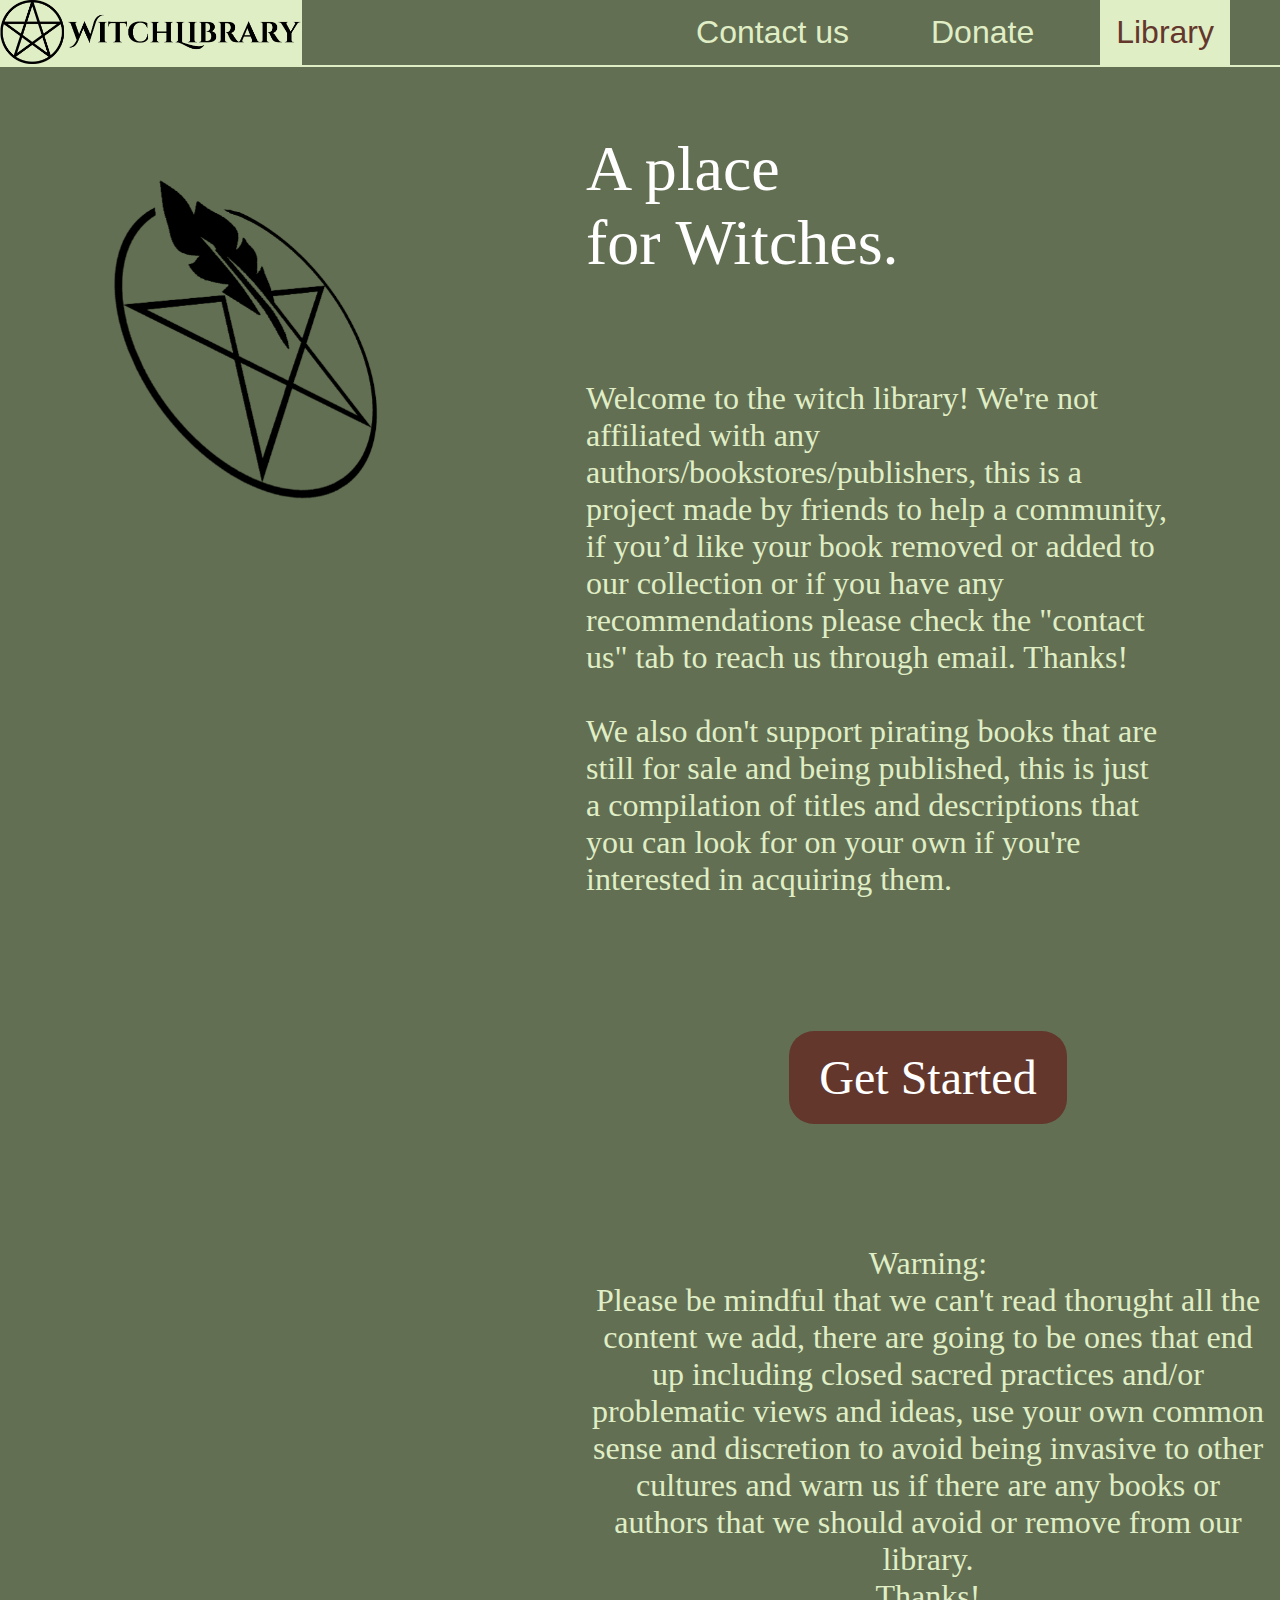
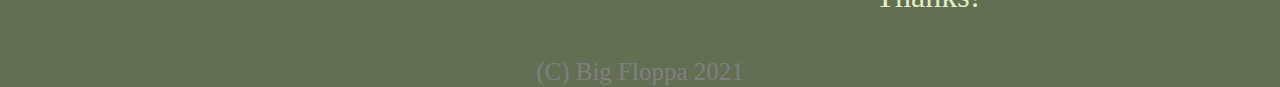
<file: index.html>
<!DOCTYPE html>
<html lang="eng">

<head>
  <meta charset="utf-8">
  <meta name="viewport" content="width=device-width, initial-scale=1.0">
  <link rel="stylesheet" href="witch.css">
  <link rel="stylesheet" href="dropdown.css">
  <title>Witch Library!</title>
  <link rel="shortcut icon" type="image/jpg" href="pentacle_2.svg.png"/>
</head>

<body class="page">
  <section class="navbar1">
    
    <div class="navbar">
      <a href="index" style="float:left;padding:0; max-height: 65px;">
      <img src="megalogo.png" class="megalogo">
      </a>
      <a href="library" class="mainlink">Library</a>
      <a href="contact" class="sublink">Donate</a>
      <a href="contact" class="sublink">Contact us</a>
    </div>
  </section>
  <section class="navbar2">
    <div class="navbar">
      <div class="dropdown">
        <button class="dropbtn" onclick="myFunction()">
          <i class="fa fa-caret-down"></i>
        </button>
        <div class="dropdown-content" id="myDropdown">
          <a href="library" class="sublink">Library</a>
          <a href="contact" class="sublink">Donate</a>
          <a href="contact" class="sublink">Contact us</a>
        </div>
      </div>
    </div>
  </section>
  <div class="intro-container">
    <div class="fakeass"></div>

    <img src="megalogo2.png" class="logo1">
    <div class="slogan-container">
      <p class="intro"> A place <br> for Witches.</p>
      <p class="welcome">Welcome to the witch library! We're not affiliated with any
        authors/bookstores/publishers, this is a project made by friends to help a community,
        if you’d like your book removed or added to our collection or if you have any recommendations please
        check the "contact us" tab to reach us through email. Thanks!
        <br> <br>
        We also don't support pirating books that are still for sale and being published, this is just a compilation
        of titles and descriptions that you can look for on your own if you're interested in acquiring them.
      </p>
    </div>
  </div>
  <div class="intro-container">
    <div class="fakeass">
      <img class="arrow">
    </div>
    <div class="button-container centered">
      <a href="library" class="get-started">Get Started</a>
    </div>
  </div>
  <img src="megalogo2.png" class="logo2">
  </div>
  <section class="intro-container centered">
    <div class="fakeass"></div>
    <p class="welcome">Warning:<br>
      Please be mindful that we can't read thorught all the content we add, there are going to be
      ones that end up including closed sacred practices and/or problematic views and ideas,
      use your own common sense and discretion to avoid being invasive to other cultures and warn
      us if there are any books or authors that we should avoid or remove from our library.<br>
      Thanks!</p>
  </section>

  <footer>(C) Big Floppa 2021</footer>
  <script src="dropdown.js"></script>
  <script src="filter.js"></script>

</body>

</html>
</file>
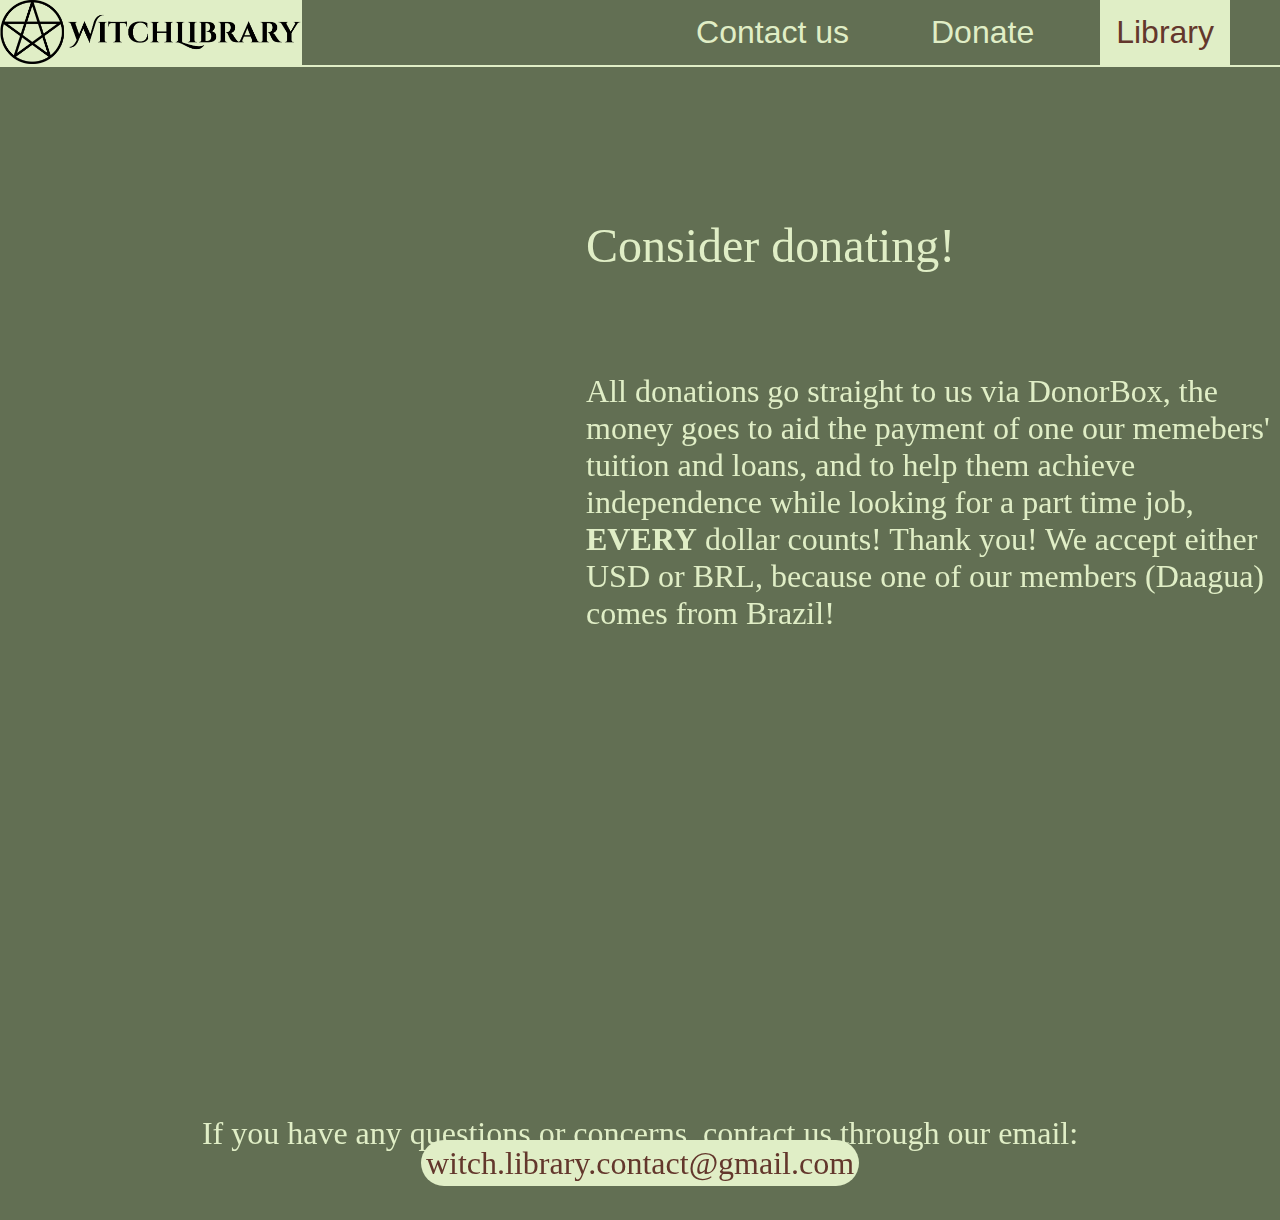
<file: contact.html>
<!DOCTYPE html>
<html lang="eng">

<head>
  <meta charset="utf-8">
  <meta name="viewport" content="width=device-width, initial-scale=1.0">
  <link rel="stylesheet" href="witch.css">
  <link rel="stylesheet" href="dropdown.css">

  <title>Witch Library!</title>
  <link rel="shortcut icon" type="image/jpg" href="pentacle_2.svg.png"/>
</head>

<body class="page">
  <section class="navbar1">
    <div class="navbar">
      <a href="index" style="float:left;padding:0; max-height: 65px;">
        <img src="megalogo.png" class="megalogo">
        </a>
      <a href="library" class="mainlink">Library</a>
      <a href="contact" class="sublink">Donate</a>
      <a href="contact" class="sublink">Contact us</a>
    </div>
  </section>
  <section class="navbar2">
    
    <div class="navbar">
      <a href="index" style="float:left;padding:0; max-height: 65px;">
        <img src="megalogo.png" class="megalogo">
        </a>
      <div class="dropdown">
        <button class="dropbtn" onclick="myFunction()">
          <i class="fa fa-caret-down"></i>
        </button>
        <div class="dropdown-content" id="myDropdown">
          <a href="library" class="sublink">Library</a>
          <a href="contact" class="sublink">Donate</a>
          <a href="contact" class="sublink">Contact us</a>
        </div>
      </div>
  </section>
  <main>
    <img class="uparrow" src="scrollup.png">
    <div class="gridcontainer">
      <div class="iframecontainer">
        <script src="https://donorbox.org/widget.js" paypalExpress="false"></script><iframe class="donation"
        src="https://donorbox.org/embed/help-us-25" name="donorbox" allowpaymentrequest="allowpaymentrequest"
        seamless="seamless" frameborder="0" scrolling="no" height="900px" width="100%"
        style="max-width: 500px; min-width: 250px; max-height:none!important"></iframe>
   </div>     
  <div>
<p class="welcome2">Consider donating! </p>
<p class="welcome">
  All donations go straight to us via DonorBox, the money goes to aid the payment of one our memebers' tuition and loans, and to help them achieve independence while looking for a part time job, <b>EVERY</b> dollar counts! Thank you!
  We accept either USD or BRL, because one of our members (Daagua) comes from Brazil! </p>
   </div> 
   </div>
<p class="welcome" style="text-align: center; line-height:30px;">If you have any questions or concerns, contact us through our email:  <a class="speciallink" href="mailto:witch.library.contact@gmail.com" >witch.library.contact@gmail.com</a></p>
  </main>
  <script src="dropdown.js"></script>
  <script src="filter.js"></script>

</body>

</html>
</file>
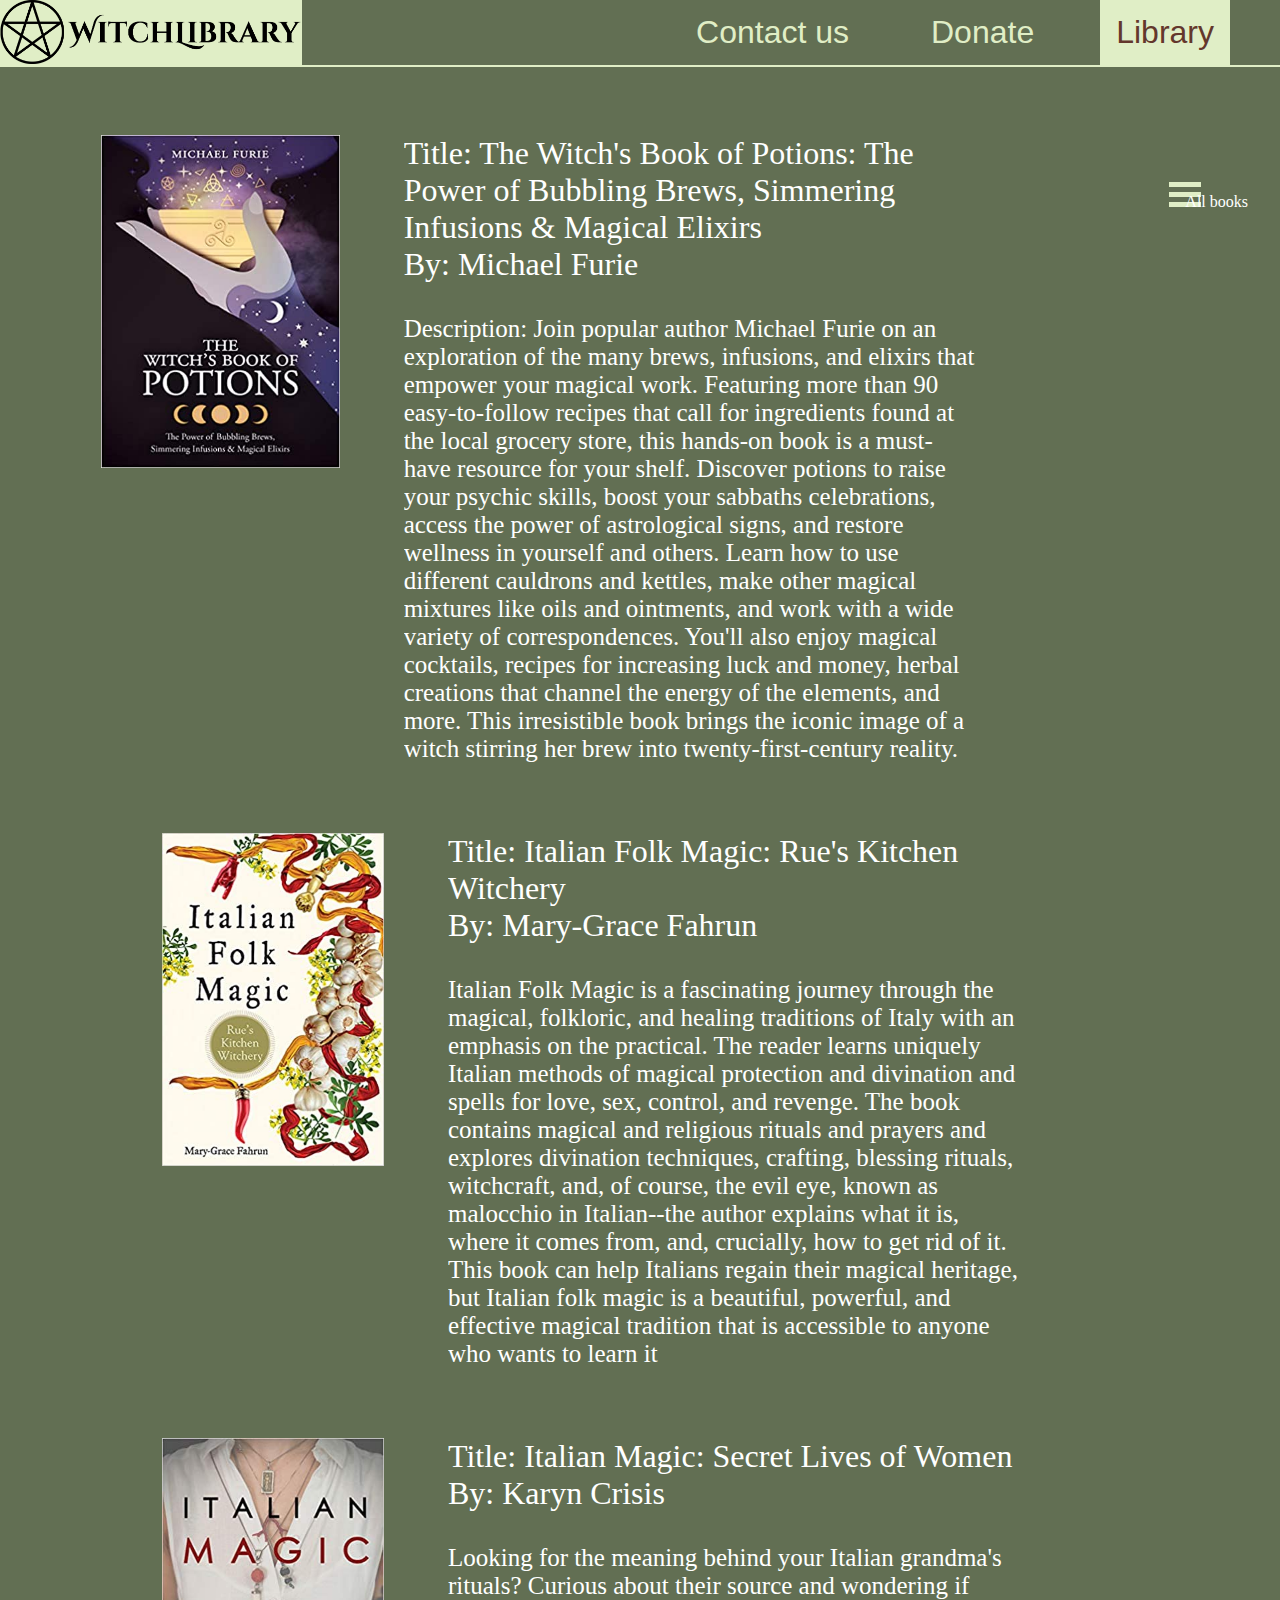
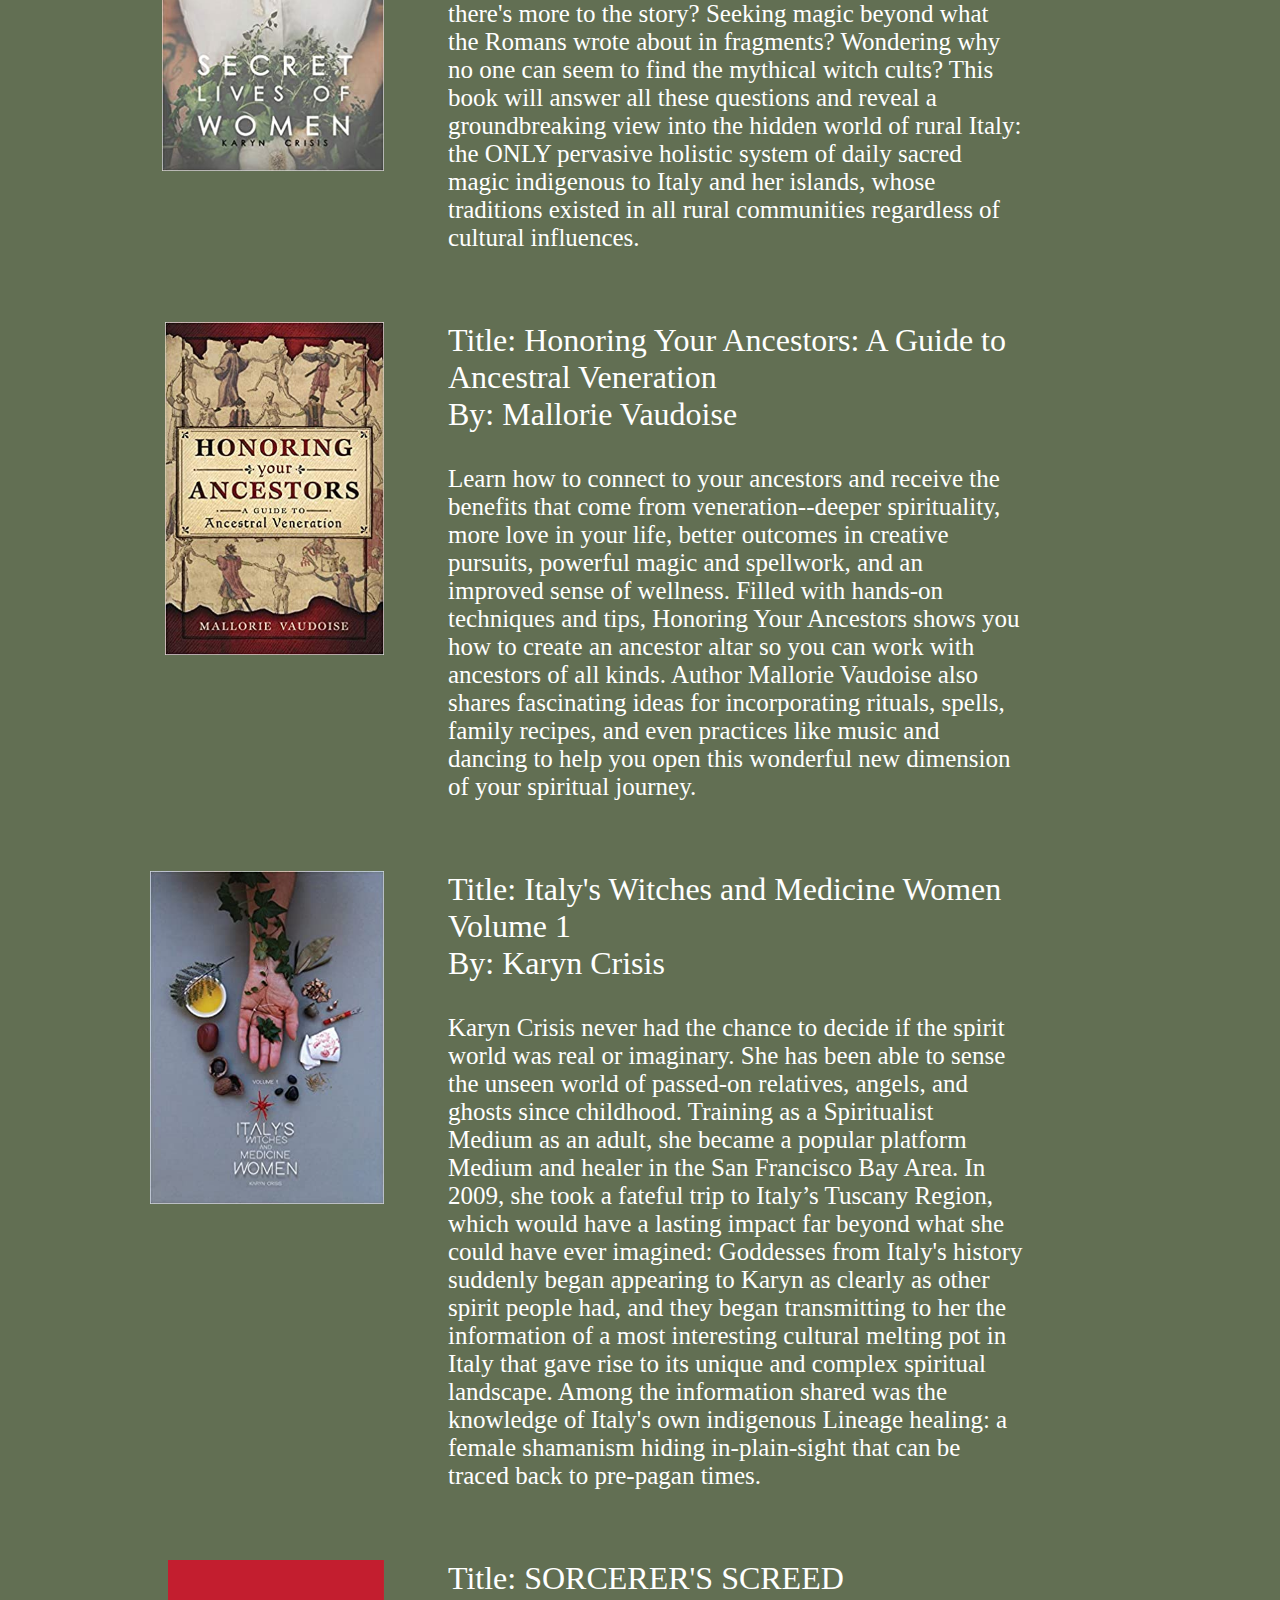
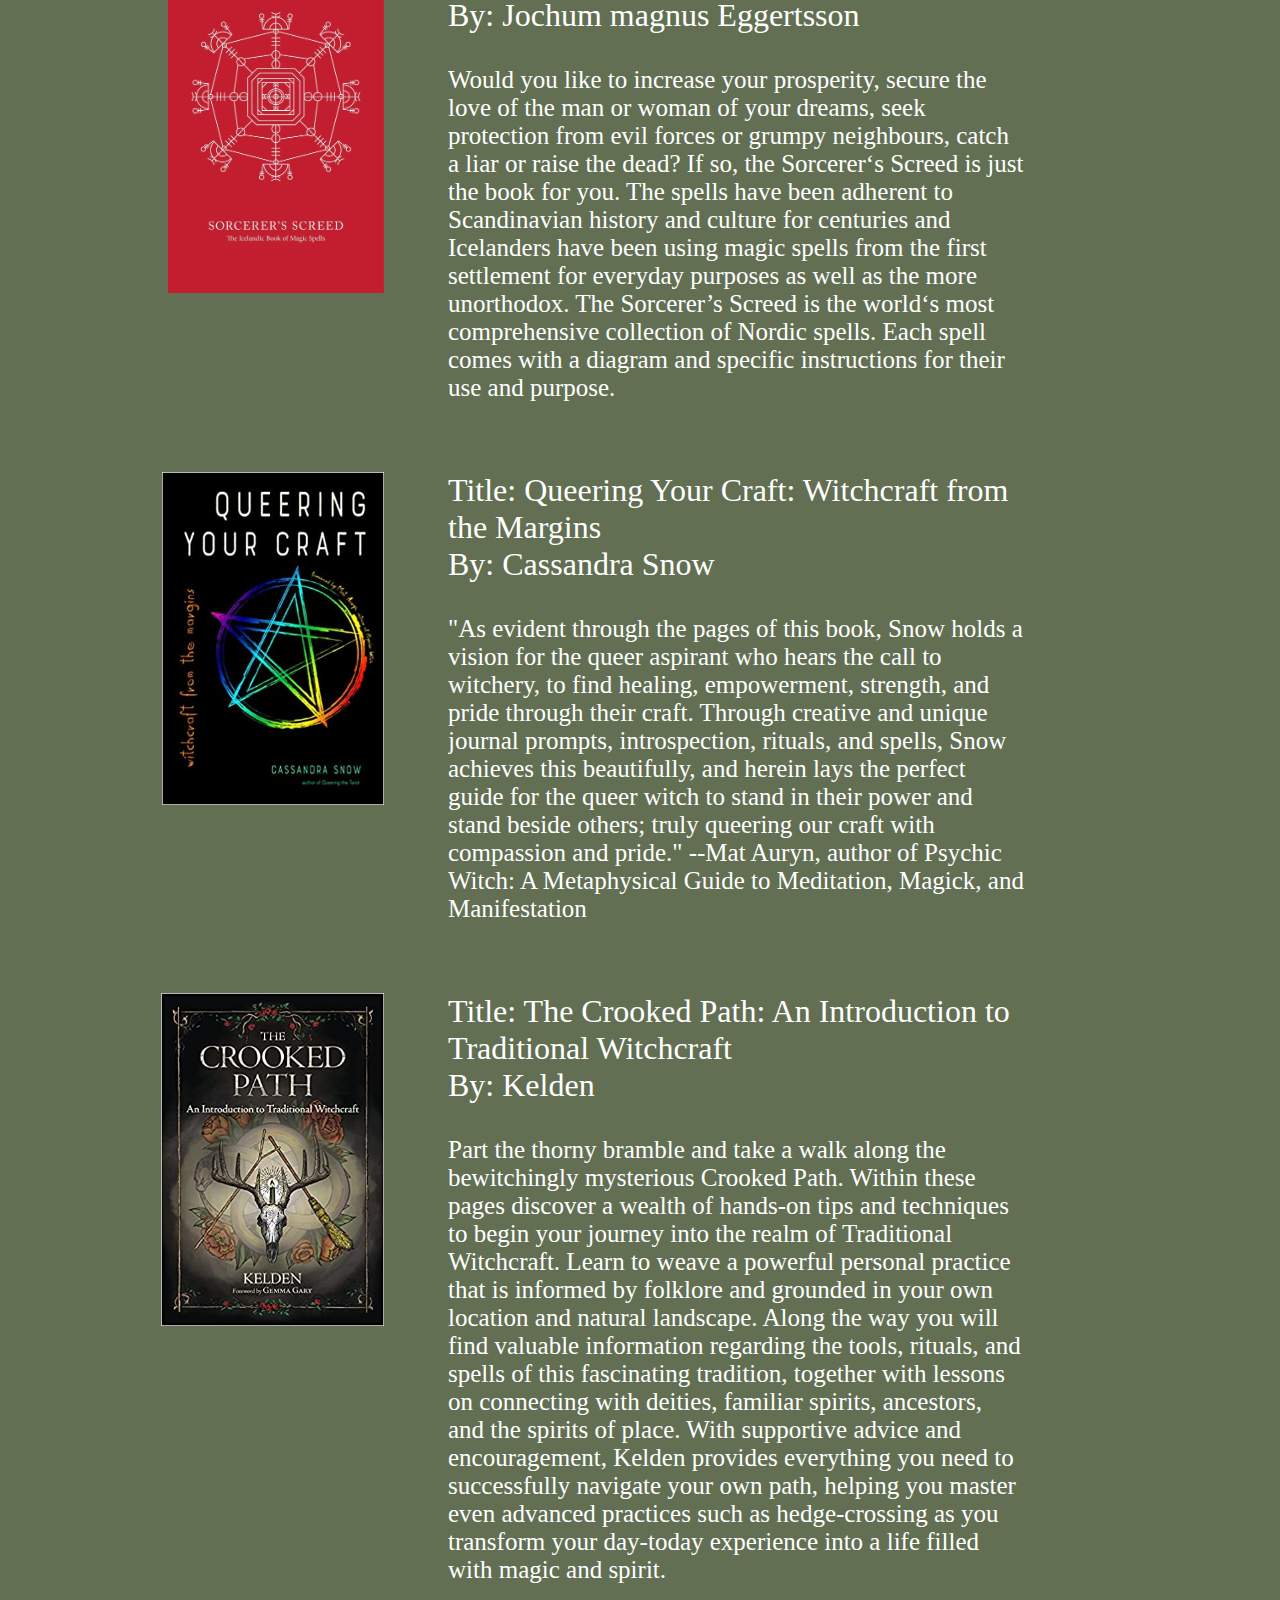
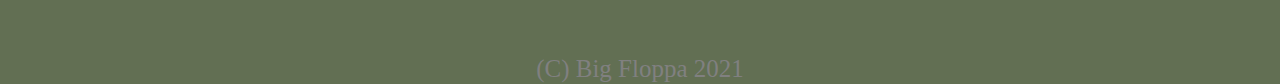
<file: library.html>
<!DOCTYPE html>
<html lang="eng">

<head>
  <meta charset="utf-8">
  <meta name="viewport" content="width=device-width, initial-scale=1.0">
  <link rel="stylesheet" href="witch.css">
  <link rel="stylesheet" href="dropdown.css">
  <link rel="stylesheet" href="bookstyle.css">
  <link rel="stylesheet" href="slide.css">

  <title>Witch Library!</title>
  <link rel="shortcut icon" type="image/jpg" href="pentacle_2.svg.png"/>
</head>

<body class="page">
  <section class="navbar1">
    <div class="navbar">
      <a href="index" style="float:left;padding:0; max-height: 65px;">
        <img src="megalogo.png" class="megalogo">
        </a>
      <a href="library" class="mainlink">Library</a>
      <a href="contact" class="sublink">Donate</a>
      <a href="contact" class="sublink">Contact us</a>
    </div>
  </section>
  <section class="navbar2">
    <div class="navbar">
      <div class="dropdown">
        <button class="dropbtn" onclick="myFunction()">
          <i class="fa fa-caret-down"></i>
        </button>
        <div class="dropdown-content" id="myDropdown">
          <a href="library" class="sublink">Library</a>
          <a href="contact" class="sublink">Donate</a>
          <a href="contact" class="sublink">Contact us</a>
        </div>
      </div>
  </section>
  <div class="dropdown" style="margin-top:30px;">
    <button class="dropbtn" id="drop2" onclick="myFunction2()">All books
      <i class="fa fa-caret-down"></i>
    </button>
    <div class="dropdown-content" id="myDropdown2">
      <a class="sel">All books</a>
      <a class="sel">Ancestor Work</a>
      <a class="sel">Astral Projection</a>
      <a class="sel">Baneful Magic</a>
      <a class="sel">Celtic</a>
      <a class="sel">Chaos Magic </a>
      <a class="sel">Crystal</a>
      <a class="sel">Deity Work</a>
      <a class="sel">Demonolatry</a>
      <a class="sel">Divination</a>
      <a class="sel">Draconic</a>
      <a class="sel">Egregores</a>
      <a class="sel">Folk Italian</a>
      <a class="sel">Healing</a>
      <a class="sel">Herbs and Alchemy</a>
      <a class="sel">Kemetic</a>
      <a class="sel">Kitchen Magic</a>
      <a class="sel">Manifestation</a>
      <a class="sel">Miscellaneous</a>
      <a class="sel">Norse</a>
      <a class="sel">Prosperity</a>
      <a class="sel">Protection </a>
      <a class="sel">Sigils</a>
      <a class="sel">Spell Books</a>
      <a class="sel">Spirit Work</a>
      <a class="sel">Traditional W</a>
      <a class="sel">Vampirism</a>
      <a class="sel">Wiccan</a>
    </div>
  </div>
  <img class="uparrow" src="scrollup.png">
  <main>
    <ul class="booklist">
      <li class="bookitem" data-topic="Herbs and Alchemy">
        <img src="covers/potions.png" class="bookcover">
        <div class="bookinfo">
          <p class="booktitle">Title: The Witch's Book of Potions: The Power of Bubbling Brews, Simmering Infusions &
            Magical Elixirs <br> By: Michael Furie </p>

          <p class="bookdesc">Description: Join popular author Michael Furie on an exploration of the many brews,
            infusions, and elixirs that empower your magical work.
            Featuring more than 90 easy-to-follow recipes that call for ingredients found at the local grocery store,
            this hands-on book is a must-have resource for your shelf.

            Discover potions to raise your psychic skills, boost your sabbaths celebrations, access the power of
            astrological signs,
            and restore wellness in yourself and others. Learn how to use different cauldrons and kettles, make other
            magical mixtures
            like oils and ointments, and work with a wide variety of correspondences. You'll also enjoy magical
            cocktails, recipes for
            increasing luck and money, herbal
            creations that channel the energy of the elements, and more. This irresistible book
            brings the iconic image of a witch stirring her brew into twenty-first-century reality.</p>
        </div>
      </li>
      <li class="bookitem" data-topic="Folk Italian">
        <img src="covers/folkmagic.png" class="bookcover">
        <div class="bookinfo">
          <p class="booktitle">Title: Italian Folk Magic: Rue's Kitchen Witchery <br> By: Mary-Grace Fahrun </p>

          <p class="bookdesc">Italian Folk Magic is a fascinating journey through the magical, folkloric,
            and healing traditions of Italy with an emphasis on the practical. The reader learns uniquely
            Italian methods of magical protection and divination and spells for love, sex, control, and revenge.
            The book contains magical and religious rituals and prayers and explores divination techniques, crafting,
            blessing rituals, witchcraft, and, of course, the evil eye, known as malocchio in Italian--the author
            explains
            what it is, where it comes from, and, crucially, how to get rid of it. This book can help
            Italians regain their magical heritage, but Italian folk magic is a beautiful, powerful, and effective
            magical tradition that is accessible to anyone who wants to learn it</p>
        </div>
      </li>

      <li class="bookitem" data-topic="Folk Italian">
        <img src="covers/secretlives.png" class="bookcover">
        <div class="bookinfo">
          <p class="booktitle">Title: Italian Magic: Secret Lives of Women <br> By: Karyn Crisis </p>

          <p class="bookdesc">Looking for the meaning behind your Italian grandma's rituals?
            Curious about their source and wondering if there's more to the story?
            Seeking magic beyond what the Romans wrote about in fragments?
            Wondering why no one can seem to find the mythical witch cults?


            This book will answer all these questions and reveal a groundbreaking view into the hidden world of rural
            Italy:

            the ONLY pervasive holistic system of daily sacred magic indigenous to Italy and her islands, whose
            traditions
            existed in all rural communities regardless of cultural influences.</p>
        </div>
      </li>

      <li class="bookitem" data-topic="Ancestor Work">
        <img src="covers/ancestors.png" class="bookcover">
        <div class="bookinfo">
          <p class="booktitle">Title: Honoring Your Ancestors: A Guide to Ancestral Veneration <br> By: Mallorie
            Vaudoise </p>

          <p class="bookdesc">Learn how to connect to your ancestors and receive the benefits that come from
            veneration--deeper spirituality,
            more love in your life, better outcomes in creative pursuits, powerful magic and spellwork, and an improved
            sense of wellness.
            Filled with hands-on techniques and tips, Honoring Your Ancestors shows you how to create an ancestor altar
            so you can work with
            ancestors of all kinds. Author Mallorie Vaudoise also shares fascinating ideas
            for incorporating rituals, spells, family recipes, and even practices
            like music and dancing to help you open this wonderful new dimension of your spiritual journey.</p>
        </div>
      </li>

      <li class="bookitem" data-topic="Folk Italian">
        <img src="covers/medwomen.png" class="bookcover">
        <div class="bookinfo">
          <p class="booktitle">Title: Italy's Witches and Medicine Women Volume 1 <br> By: Karyn Crisis </p>

          <p class="bookdesc">Karyn Crisis never had the chance to decide if the spirit world was real or imaginary.
            She has been able to sense the unseen world of passed-on relatives, angels, and ghosts since childhood.
            Training
            as a Spiritualist Medium as an adult, she became a popular platform Medium and healer in the San Francisco
            Bay Area.
            In 2009, she took a fateful trip to Italy’s Tuscany Region, which would have a lasting impact far beyond
            what she could
            have ever imagined: Goddesses from Italy's history suddenly began appearing to Karyn as clearly as other
            spirit people had,
            and they began transmitting to her the information of a most interesting cultural melting pot in Italy that
            gave rise to its
            unique and complex spiritual landscape. Among the information shared
            was the knowledge of Italy's own indigenous Lineage healing: a female shamanism
            hiding in-plain-sight that can be traced back to pre-pagan times.</p>
        </div>
      </li>

      <li class="bookitem" data-topic="Norse">
        <img src="covers/screed.png" class="bookcover">
        <div class="bookinfo">
          <p class="booktitle">Title: SORCERER'S SCREED <br> By: Jochum magnus Eggertsson</p>

          <p class="bookdesc"> Would you like to increase your prosperity, secure the love of the man or woman of your
            dreams, seek protection from evil forces or grumpy neighbours, catch a liar or raise the dead? If so, the
            Sorcerer‘s Screed is just the book for you.

            The spells have been adherent to Scandinavian history and culture for centuries and Icelanders have been
            using magic spells from the first settlement for everyday purposes as well as the more unorthodox.

            The Sorcerer’s Screed is the world‘s most comprehensive collection of Nordic spells. Each spell comes with a
            diagram and specific instructions for their use and purpose.</p>
        </div>
      </li>

      <li class="bookitem" data-topic="Miscellaneous">
        <img src="covers/queering.png" class="bookcover">
        <div class="bookinfo">
          <p class="booktitle">Title: Queering Your Craft: Witchcraft from the Margins <br> By: Cassandra Snow </p>

          <p class="bookdesc">"As evident through the pages of this book, Snow holds a vision for the queer
            aspirant who hears the call to witchery, to find healing, empowerment, strength, and pride through their
            craft.
            Through creative and unique journal prompts, introspection, rituals, and spells, Snow achieves this
            beautifully,
            and herein lays the perfect guide for the queer witch to stand in their power and stand beside others; truly
            queering
            our craft with compassion and pride."
            --Mat Auryn, author of Psychic Witch: A Metaphysical Guide to Meditation, Magick, and Manifestation</p>
        </div>
      </li>

      <li class="bookitem" data-topic="Traditional W">
        <img src="covers/crooked.png" class="bookcover">
        <div class="bookinfo">
          <p class="booktitle">Title: The Crooked Path: An Introduction to Traditional Witchcraft <br> By: Kelden </p>

          <p class="bookdesc">Part the thorny bramble and take a walk along the bewitchingly mysterious Crooked Path.
            Within these pages discover a wealth of hands-on tips and techniques to begin your journey into the realm of
            Traditional Witchcraft. Learn to weave a powerful personal practice that is informed by folklore and
            grounded in your own location and natural landscape. Along the way you will find valuable information
            regarding the tools, rituals, and spells of this fascinating tradition, together with lessons on connecting
            with deities, familiar spirits, ancestors, and the spirits of place. With supportive advice and
            encouragement, Kelden provides everything you need to successfully navigate your own path, helping you
            master even advanced practices such as hedge-crossing as you transform your day-today experience into a life
            filled with magic and spirit.</p>
        </div>
      </li>
    </ul>
  </main>
   
  <footer>(C) Big Floppa 2021</footer>
  <script src="dropdown copy.js"></script>
  <script src="filter.js"></script>
  <script src="slide.js"></script>

</body>

</html>
</file>
<file: witch.css>
html {
    scroll-behavior: smooth;
  }
.navbar1 {
    display: block;
}

.navbar2 {
    display:none;
}

body {
    margin: 0;
    padding: 0;
}

.page {
    background: #626F53;

    margin: 0;
    color: white;

}

.logo1 {
    margin-top: 10vh;
    margin-left: 2vw;
    max-width: 100%;
    width: 25vw;
    height: auto;
    position: fixed;
    left: 5%;


    top: 10%;

}
.speciallink {
    color:#63372C;
    background-color:#E0EEC6;
    text-decoration: none;
    border-radius: 25px;
    padding: 5px;
}

.logo2 {
    display: none;
    max-width: 100%;
    width: 35vw;
    height: auto;
}

.arrow {
    position: fixed;
    bottom: 0;
    right: 0;
    margin-right: 2vw;
    margin-bottom: 4vh;
    display:block;
}
.uparrow {
    display:none;
    position: fixed;
    bottom: 0;
    right: 0;
    margin-right: 2vw;
    margin-bottom: 4vh;
    cursor:pointer;
    height: 100px;
}
.slogan-container {
    margin-right: 100px;
}

.intro-container {
    margin-top: 50px;
    display: grid;
    grid-template-columns: 45vw 1fr;
}
.gridcontainer {
    display: grid;
    grid-template-columns: 45% 1fr;
    margin-top: 10vw;
}

.intro {
    font-size: 7vw;
    color: white;
    margin-top: 8vh;
    margin-bottom: 10px;
    padding: 10px;
}

.welcome {
    margin-top: 5rem;
    color: #E0EEC6;
    font-size: 2rem;
    padding: 10px;
}
.welcome2 {
    margin-top: 5rem;
    color: #E0EEC6;
    font-size: 3rem;
    padding: 10px;
}

.centered {
    text-align: center;
}

.book-container {
    text-align: center;
}

.book {
    font-size: 30px;
    background-color: rgba(0, 0, 0, 0.2);
    border-radius: 25px;
    display: inline-block;
    padding: 10px;
}

.get-started {
    font-size: 3rem;
    background: #63372C;
    text-decoration: none;
    color: white;
    padding: 20px;
    padding-right: 30px;
    padding-left: 30px;
    border-radius: 25px;
}

.warning-container {
    text-align: center;
    background: #C4C4C4;
    color: #808080;
    display: grid;
    grid-template-columns: 45vw 1fr;
}

.warning {
    margin-top: 200px;
    padding-top: 100px;
    font-size: 40px;
}

footer {
    padding: 1px;
    margin: 0;
    text-align: center;
    color: #808080;
    font-size: 25px;
}

.button-container {
    box-sizing: border-box;
    padding-top: 60px;
}

@media screen and (orientation:portrait) {
    .intro {
        font-size: 3rem;
        margin-top: 15vh;

    }
    .gridcontainer {
        display: block;
        margin: 2vw;
    }

    .logo1 {
        display: none;
    }

    .logo2 {
        display: block;
        margin-left: auto;
        margin-right: auto;
        margin-top: 10vh;
    }

    .intro-container {
        display: block;
        margin: 2vw;
    }

    .fakeass {
        display: none;
    }

    .slogan-container {
        margin-right: 0;
    }

    .welcome {
        font-size: 1rem;
    }

    .get-started {
        font-size: 2rem;
    }

    .navbar1 {
        display: none;
    }

    .navbar2 {
        display: block;
    }
    .iframecontainer {
        margin-top:80px;
    }
}


@media screen and (orientation:landscape) {
    .intro {
        font-size: 5vw;
    }
}

.fakeass {
    width: 100%;
}
.donation {
    margin: auto;
    width: 50%;
    }
.iframecontainer {
    display: flex;
align-items: center;
justify-content: center;
}
</file>
<file: dropdown.css>
.navbar {
    background-color: #626F53;
    font-family: Arial, Helvetica, sans-serif;
    border-bottom: 2px solid #E0EEC6;
    position : fixed;
    width:100%;
    left:0;top:0
  }
  
  .navbar a {
    font-size: 2rem;
    text-align: center;
    padding: 14px 16px;
    text-decoration: none;
    margin-right: 50px;
    float: right;
  }

.sublink {
  color: #E0EEC6;
  margin-top: auto;
  margin-bottom: auto;
}
  
  .dropdown {
    float: right;
    overflow: hidden;
  }
  
  .dropdown .dropbtn {
    cursor: pointer;
    font-size: 1rem;  
    border: none;
    outline: none;
    color: white;
    padding: 14px 16px;
    margin-bottom: 26px;
    background-color: inherit;
    font-family: inherit;
    margin: 0;
    background: url(dropimg.png);
    background-repeat: no-repeat;
  }
  .megalogo {
    max-height: 64px;
  }
  .dropdown {
    cursor: pointer;
    font-size: 1rem;  
    border: none;
    outline: none;
    color: white;
    padding: 14px 16px;
    background-color: inherit;
    font-family: inherit;
    margin: 0;
  }
  
  .navbar a:hover, .mainlink, .dropbtn {
    background-color: #E0EEC6;
    color:#63372C;
  }
  .dropdown:hover .special {
    background-color: 
  }
  
  .dropdown-content {
    display: none;
    position: absolute;
    color:#63372C;
    box-shadow: 0px 8px 16px 0px rgba(0,0,0,0.2);
    z-index: 1;
    right: 0;
  }
  
  .dropdown-content a {
    width: 100%;
    float: none;
    color: #E0EEC6;
    text-decoration: none;
    display: block;
    text-align: left;
    border-bottom: 5px solid #63372C;
    background-color: #626F53;
  }
  
  .dropdown-content a:hover {
    background-color: #E0EEC6;
    color:#63372C;
  }
  
  .show {
    display: block;
  }
  @media screen and (orientation:portrait) {
    .dropdown .dropbtn {
      max-width: 41px;
      max-height:31px;
    }
  }
</file>
<file: bookstyle.css>
.booklist {
    margin-top: 15vh;
    list-style-type: none;
    padding: 0;
}
.bookitem {
    display:grid;
    grid-template-columns: 35% 1fr;
    margin-bottom: 5vh;
    text-align:center;
}
.booktitle {
    font-size: 2rem;
    margin-top: 0;
}
.bookdesc {
    font-size: 25px;
}
.bookinfo {
    text-align:left;
    width: 45vw;
}
.bookcover {
    margin-left: auto;
    margin-right: 5vw;
    max-height: 333px;
    max-width: 499px;
}
@media screen and (orientation:portrait) {
    .bookitem {
        display: block;
    }
    .booktitle {
        font-size: 20px;
        margin-top: 1em;
    }
    .bookdesc {
        font-size: 15px;
    }
    .bookinfo {
        padding: 2vw;
        padding-top: 0;
        padding-bottom:0;
        border: 1px solid black;
        width: auto;
        margin-left: 2vw;
        margin-right: 2vw;
    }

    .bookcover {
        margin-right: 0;
    }}
    @media only screen and (max-width: 768px){
        html,
        body{
        width:100%;
        overflow-x:hidden;
        }
        .uparrow {
            height: 50px;
        }
    }
</file>
<file: slide.css>
.bookinfo {

    overflow:hidden;
    transition:             height 0.6s cubic-bezier(0.22, 1, 0.36, 1);
        -moz-transition:    height 0.6s cubic-bezier(0.22, 1, 0.36, 1);
        -ms-transition:     height 0.6s cubic-bezier(0.22, 1, 0.36, 1);
        -o-transition:      height 0.6s cubic-bezier(0.22, 1, 0.36, 1);
        -webkit-transition: height 0.6s cubic-bezier(0.22, 1, 0.36, 1);
}
</file>
